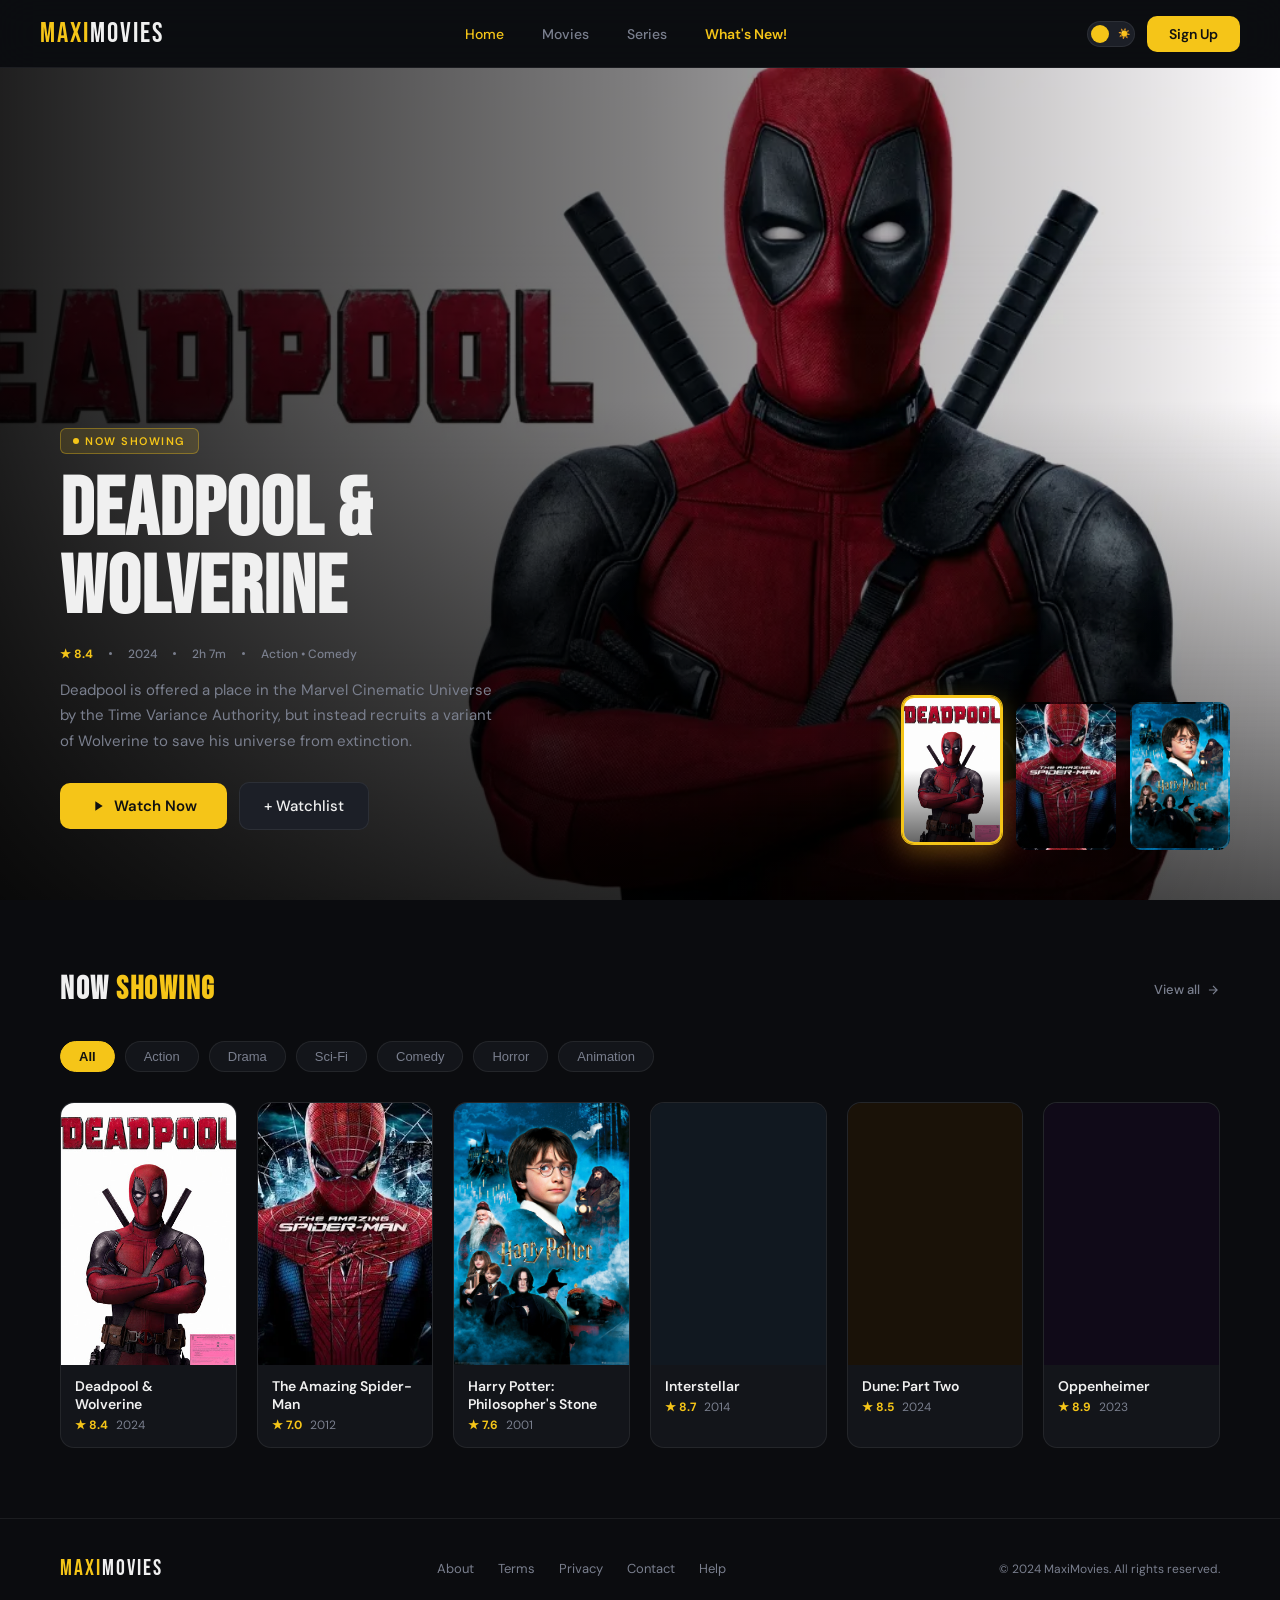
<file: index.html>
<!DOCTYPE html>
<html lang="en" data-theme="dark">
<head>
  <meta charset="UTF-8" />
  <meta name="viewport" content="width=device-width, initial-scale=1.0" />
  <title>MaxiMovies</title>
  <link href="https://fonts.googleapis.com/css2?family=Bebas+Neue&family=DM+Sans:wght@300;400;500;600&display=swap" rel="stylesheet" />
  <link rel="stylesheet" href="style.css">
</head>
<body>

<!-- ─── NAV ─── -->
<nav>
  <div class="logo"><span>Maxi</span>Movies</div>
  <ul class="nav-links">
    <a href="#" class="active">Home</a>
    <a href="#">Movies</a>
    <a href="#">Series</a>
    <a href="#" class="highlight">What's New!</a>
  </ul>
  <div class="nav-right">
    <button class="theme-toggle" id="themeToggle" aria-label="Toggle theme">
      <span class="theme-icon moon">🌙</span>
      <span class="theme-icon sun">☀️</span>
    </button>
    <button class="btn-signup">Sign Up</button>
  </div>
</nav>

<!-- ─── HERO ─── -->
<section class="hero-section">
  <div class="spotlight" id="spotlight">

    <!-- Backgrounds (one per movie) -->
    <div class="spotlight-bg active" id="bg-0" style="background-image: url('img/deadpoolPanel.png'); background-position: 100% 10%;"></div>
    <div class="spotlight-bg hidden" id="bg-1" style="background-image: url('img/tas.png');"></div>
    <div class="spotlight-bg hidden" id="bg-2" style="background-image: url('img/hpPanel.jpg');"></div>

    <div class="spotlight-overlay"></div>

    <div class="spotlight-content">
      <div class="spotlight-badge">
        <span class="badge-dot"></span>
        Now Showing
      </div>
      <h1 class="spotlight-title" id="spotlightTitle">Deadpool &amp; Wolverine</h1>
      <div class="spotlight-meta">
        <span class="meta-tag rating">★ 8.4</span>
        <span class="meta-sep"></span>
        <span class="meta-tag">2024</span>
        <span class="meta-sep"></span>
        <span class="meta-tag">2h 7m</span>
        <span class="meta-sep"></span>
        <span class="meta-tag">Action • Comedy</span>
      </div>
      <p class="spotlight-desc" id="spotlightDesc">
        Deadpool is offered a place in the Marvel Cinematic Universe by the Time Variance Authority, but instead recruits a variant of Wolverine to save his universe from extinction.
      </p>
      <div class="spotlight-actions">
        <button class="btn-watch">
          <svg viewBox="0 0 24 24" fill="currentColor"><path d="M8 5v14l11-7z"/></svg>
          Watch Now
        </button>
        <button class="btn-info">+ Watchlist</button>
      </div>
    </div>

    <!-- Movie strip -->
    <div class="movie-strip">
      <div class="movie-card active" id="card-0"
           style="background-image: url('img/deadpool.png');"
           data-index="0"></div>
      <div class="movie-card" id="card-1"
           style="background-image: url('img/tasPanel.png');"
           data-index="1"></div>
      <div class="movie-card" id="card-2"
           style="background-image: url('img/hp.png');"
           data-index="2"></div>
    </div>

  </div>
</section>

<!-- ─── NOW SHOWING ─── -->
<div class="section">
  <div class="section-header">
    <h2 class="section-title">Now <span>Showing</span></h2>
    <a href="#" class="section-link">
      View all
      <svg viewBox="0 0 24 24" fill="none" stroke="currentColor" stroke-width="2"><path d="M5 12h14M12 5l7 7-7 7"/></svg>
    </a>
  </div>

  <div class="genre-strip">
    <button class="genre-pill active">All</button>
    <button class="genre-pill">Action</button>
    <button class="genre-pill">Drama</button>
    <button class="genre-pill">Sci-Fi</button>
    <button class="genre-pill">Comedy</button>
    <button class="genre-pill">Horror</button>
    <button class="genre-pill">Animation</button>
  </div>

  <div class="movies-grid">
    <!-- Cards using placeholder colors since images are local -->
    <div class="grid-card">
      <div class="grid-card-poster" style="background-image: url('img/deadpool.png'); background-color: #1a0a0a;">
        <div class="play-overlay"><div class="play-icon"><svg viewBox="0 0 24 24"><path d="M8 5v14l11-7z"/></svg></div></div>
      </div>
      <div class="grid-card-info">
        <div class="grid-card-title">Deadpool &amp; Wolverine</div>
        <div class="grid-card-meta"><span class="grid-card-rating">★ 8.4</span><span>2024</span></div>
      </div>
    </div>
    <div class="grid-card">
      <div class="grid-card-poster" style="background-image: url('img/tasPanel.png'); background-color: #0a1020;">
        <div class="play-overlay"><div class="play-icon"><svg viewBox="0 0 24 24"><path d="M8 5v14l11-7z"/></svg></div></div>
      </div>
      <div class="grid-card-info">
        <div class="grid-card-title">The Amazing Spider-Man</div>
        <div class="grid-card-meta"><span class="grid-card-rating">★ 7.0</span><span>2012</span></div>
      </div>
    </div>
    <div class="grid-card">
      <div class="grid-card-poster" style="background-image: url('img/hp.png'); background-color: #0d0d1a;">
        <div class="play-overlay"><div class="play-icon"><svg viewBox="0 0 24 24"><path d="M8 5v14l11-7z"/></svg></div></div>
      </div>
      <div class="grid-card-info">
        <div class="grid-card-title">Harry Potter: Philosopher's Stone</div>
        <div class="grid-card-meta"><span class="grid-card-rating">★ 7.6</span><span>2001</span></div>
      </div>
    </div>
    <div class="grid-card">
      <div class="grid-card-poster" style="background-color: #111820;">
        <div class="play-overlay"><div class="play-icon"><svg viewBox="0 0 24 24"><path d="M8 5v14l11-7z"/></svg></div></div>
      </div>
      <div class="grid-card-info">
        <div class="grid-card-title">Interstellar</div>
        <div class="grid-card-meta"><span class="grid-card-rating">★ 8.7</span><span>2014</span></div>
      </div>
    </div>
    <div class="grid-card">
      <div class="grid-card-poster" style="background-color: #1a1208;">
        <div class="play-overlay"><div class="play-icon"><svg viewBox="0 0 24 24"><path d="M8 5v14l11-7z"/></svg></div></div>
      </div>
      <div class="grid-card-info">
        <div class="grid-card-title">Dune: Part Two</div>
        <div class="grid-card-meta"><span class="grid-card-rating">★ 8.5</span><span>2024</span></div>
      </div>
    </div>
    <div class="grid-card">
      <div class="grid-card-poster" style="background-color: #100a18;">
        <div class="play-overlay"><div class="play-icon"><svg viewBox="0 0 24 24"><path d="M8 5v14l11-7z"/></svg></div></div>
      </div>
      <div class="grid-card-info">
        <div class="grid-card-title">Oppenheimer</div>
        <div class="grid-card-meta"><span class="grid-card-rating">★ 8.9</span><span>2023</span></div>
      </div>
    </div>
  </div>
</div>

<!-- ─── FOOTER ─── -->
<footer>
  <div class="footer-logo"><span>Maxi</span>Movies</div>
  <div class="footer-links">
    <a href="#">About</a>
    <a href="#">Terms</a>
    <a href="#">Privacy</a>
    <a href="#">Contact</a>
    <a href="#">Help</a>
  </div>
  <div class="footer-copy">© 2024 MaxiMovies. All rights reserved.</div>
</footer>

<script src="script.js">
</script>
</body>
</html>
</file>
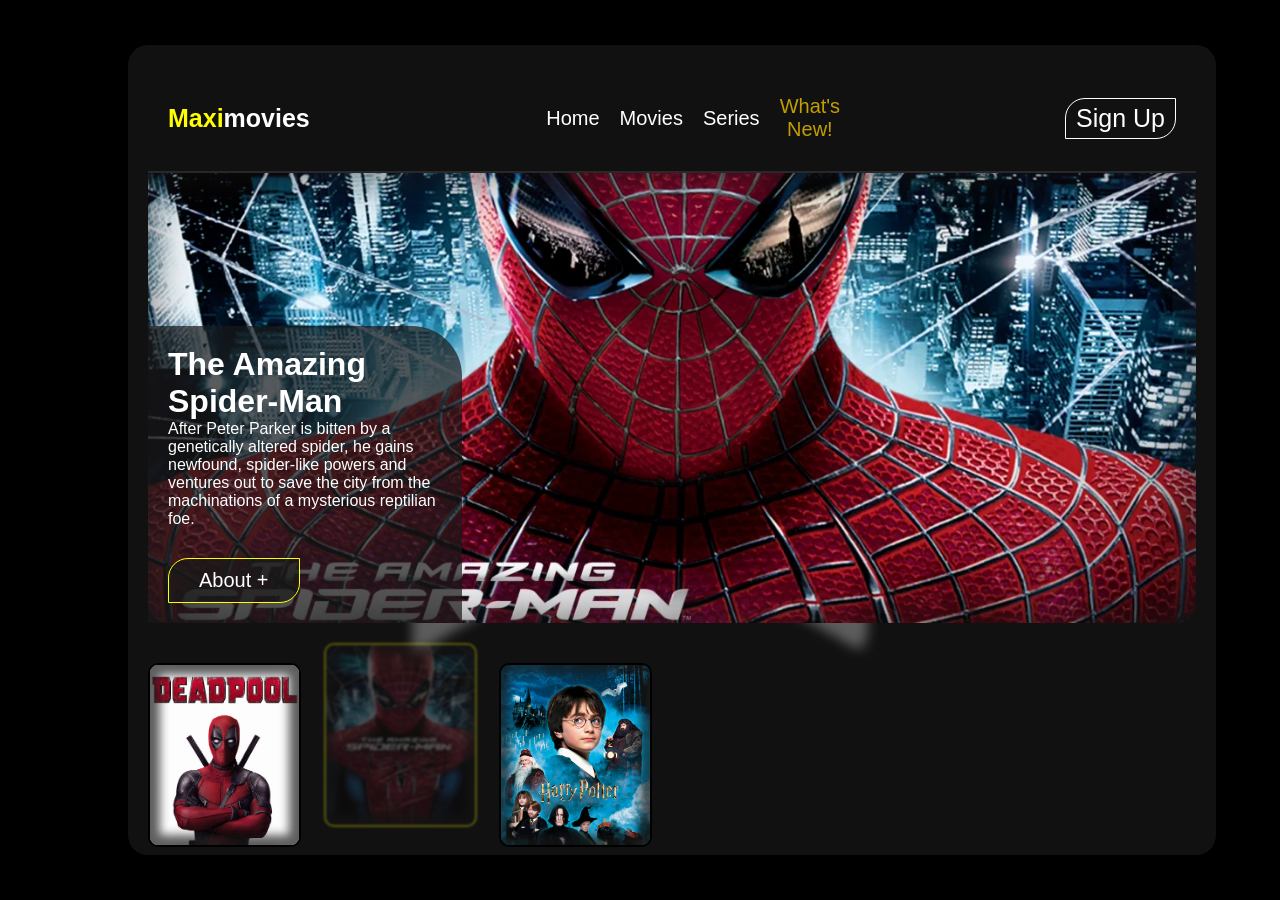
<file: !MOVIE_07-10-2024/index.html>
<!DOCTYPE html>
<html lang="en">
  <head>
    <meta charset="UTF-8" />
    <meta name="viewport" content="width=device-width, initial-scale=1.0" />
    <title>Movies</title>

    <link rel="stylesheet" href="style.css" />
    <script src="script.js"></script>
  </head>
  <body>
    <div id="home" class="hero">
      <header>
        <h2><span style="color: yellow">Maxi</span>movies</h2>
        <ul>
          <a href="#home"><li>Home</li></a>
          <a href="#"><li>Movies</li></a>
          <a href="#"><li>Series</li></a>
          <a href="#"><li style="color: rgb(194, 158, 0);">What's New!</li></a>
        </ul>
        <button>Sign Up</button>
      </header>
      <div class="main">
        <div id="spotlight" class="spotlight">
          <div class="spotlightElements">
            <h1 id="spotlightTitle" class="element spotlightTitle">The Amazing Spider-Man</h1>
            <p id="spotlightDescription" class="element spotlightDescription">After Peter Parker is bitten by a genetically altered spider, he gains newfound, spider-like powers and ventures out to save the city from the machinations of a mysterious reptilian foe.</p>
            <button class="element">About +</button>
          </div>
        </div>
        <div class="movies">
          <div id="movie1" class="movie movie1"></div>
          <div id="movie2" class="movie movie2 selected"></div>
          <div id="movie3" class="movie movie3"></div>
        </div>
      </div>
    </div>
  </body>
</html>
</file>
<file: style.css>
*, *::before, *::after {
      margin: 0; padding: 0; box-sizing: border-box;
      text-decoration: none; list-style: none;
    }

    :root[data-theme="dark"] {
      --bg:           #0b0c0f;
      --surface:      #13151a;
      --surface2:     #1c1f27;
      --border:       rgba(255,255,255,0.07);
      --text:         #f0f0f0;
      --text-muted:   #7a7f8e;
      --accent:       #f5c518;
      --accent-dim:   rgba(245,197,24,0.12);
      --accent-glow:  rgba(245,197,24,0.35);
      --glass:        rgba(13,14,18,0.75);
      --card-hover:   rgba(255,255,255,0.03);
      --shadow:       0 8px 40px rgba(0,0,0,0.6);
      --nav-blur:     blur(20px);
    }

    :root[data-theme="light"] {
      --bg:           #f0ece4;
      --surface:      #ffffff;
      --surface2:     #f5f1eb;
      --border:       rgba(0,0,0,0.08);
      --text:         #111114;
      --text-muted:   #6b6f7a;
      --accent:       #c8960a;
      --accent-dim:   rgba(200,150,10,0.1);
      --accent-glow:  rgba(200,150,10,0.25);
      --glass:        rgba(255,255,255,0.8);
      --card-hover:   rgba(0,0,0,0.03);
      --shadow:       0 8px 40px rgba(0,0,0,0.12);
      --nav-blur:     blur(20px);
    }

    html { scroll-behavior: smooth; }

    body {
      font-family: 'DM Sans', sans-serif;
      background: var(--bg);
      color: var(--text);
      min-height: 100vh;
      transition: background 0.4s, color 0.4s;
      overflow-x: hidden;
    }

    /* ─── NAV ─── */
    nav {
      position: fixed; top: 0; left: 0; right: 0; z-index: 100;
      height: 68px;
      display: flex; align-items: center; justify-content: space-between;
      padding: 0 40px;
      background: var(--glass);
      backdrop-filter: var(--nav-blur);
      border-bottom: 1px solid var(--border);
      transition: background 0.4s, border-color 0.4s;
    }

    .logo {
      font-family: 'Bebas Neue', sans-serif;
      font-size: 28px;
      letter-spacing: 2px;
      color: var(--text);
    }
    .logo span { color: var(--accent); }

    .nav-links {
      display: flex; gap: 6px; align-items: center;
    }
    .nav-links a {
      font-size: 14px;
      font-weight: 500;
      color: var(--text-muted);
      padding: 8px 16px;
      border-radius: 8px;
      transition: color 0.2s, background 0.2s;
    }
    .nav-links a:hover { color: var(--text); background: var(--surface2); }
    .nav-links a.active { color: var(--accent); }
    .nav-links a.highlight { color: var(--accent); font-weight: 600; }

    .nav-right { display: flex; align-items: center; gap: 12px; }

    /* Theme toggle */
    .theme-toggle {
      width: 48px; height: 26px;
      background: var(--surface2);
      border: 1px solid var(--border);
      border-radius: 13px;
      cursor: pointer;
      position: relative;
      transition: background 0.3s;
      flex-shrink: 0;
    }
    .theme-toggle::after {
      content: '';
      position: absolute;
      top: 3px; left: 3px;
      width: 18px; height: 18px;
      border-radius: 50%;
      background: var(--accent);
      transition: transform 0.3s, background 0.3s;
    }
    [data-theme="light"] .theme-toggle::after { transform: translateX(22px); }

    .theme-icon {
      position: absolute; top: 50%; transform: translateY(-50%);
      font-size: 10px; line-height: 1;
      pointer-events: none;
    }
    .theme-icon.moon { left: 5px; }
    .theme-icon.sun  { right: 4px; }

    .btn-signup {
      font-family: 'DM Sans', sans-serif;
      font-size: 14px; font-weight: 600;
      padding: 9px 22px;
      border-radius: 10px;
      background: var(--accent);
      color: #111;
      border: none;
      cursor: pointer;
      transition: opacity 0.2s, transform 0.2s, box-shadow 0.3s;
      box-shadow: 0 0 0 0 var(--accent-glow);
    }
    .btn-signup:hover {
      opacity: 0.9; transform: translateY(-1px);
      box-shadow: 0 4px 20px var(--accent-glow);
    }

    /* ─── HERO / SPOTLIGHT ─── */
    .hero-section {
      padding-top: 68px;
      position: relative;
    }

    .spotlight {
      position: relative;
      height: calc(100vh - 68px);
      min-height: 500px;
      overflow: hidden;
      display: flex; align-items: flex-end;
    }

    .spotlight-bg {
      position: absolute; inset: 0;
      background-size: cover;
      background-position: center;
      transition: opacity 0.6s ease, transform 0.6s ease;
      transform: scale(1.03);
    }
    .spotlight-bg.active { opacity: 1; transform: scale(1); }
    .spotlight-bg.hidden { opacity: 0; transform: scale(1.03); }

    .spotlight-overlay {
      position: absolute; inset: 0;
      background: linear-gradient(
        to right,
        rgba(0,0,0,0.88) 0%,
        rgba(0,0,0,0.5) 50%,
        transparent 100%
      ), linear-gradient(
        to top,
        rgba(0,0,0,0.7) 0%,
        transparent 60%
      );
    }

    [data-theme="light"] .spotlight-overlay {
      background: linear-gradient(
        to right,
        rgba(240,236,228,0.9) 0%,
        rgba(240,236,228,0.55) 50%,
        transparent 100%
      ), linear-gradient(
        to top,
        rgba(240,236,228,0.8) 0%,
        transparent 60%
      );
    }

    .spotlight-content {
      position: relative; z-index: 2;
      padding: 0 60px 70px;
      max-width: 560px;
    }

    .spotlight-badge {
      display: inline-flex; align-items: center; gap: 6px;
      background: var(--accent-dim);
      border: 1px solid var(--accent-glow);
      border-radius: 6px;
      padding: 5px 12px;
      font-size: 11px; font-weight: 600;
      color: var(--accent);
      text-transform: uppercase; letter-spacing: 1.5px;
      margin-bottom: 18px;
    }
    .badge-dot {
      width: 6px; height: 6px;
      border-radius: 50%; background: var(--accent);
      animation: pulse 2s infinite;
    }
    @keyframes pulse {
      0%, 100% { opacity: 1; transform: scale(1); }
      50% { opacity: 0.5; transform: scale(0.8); }
    }

    .spotlight-title {
      font-family: 'Bebas Neue', sans-serif;
      font-size: clamp(48px, 7vw, 82px);
      line-height: 0.95;
      color: var(--text);
      margin-bottom: 18px;
      letter-spacing: 1px;
    }

    .spotlight-meta {
      display: flex; gap: 16px; align-items: center;
      margin-bottom: 16px;
      flex-wrap: wrap;
    }
    .meta-tag {
      font-size: 12px; font-weight: 500;
      color: var(--text-muted);
      display: flex; align-items: center; gap: 5px;
    }
    .meta-tag.rating {
      color: var(--accent);
      font-weight: 700;
    }
    .meta-sep {
      width: 3px; height: 3px; border-radius: 50%;
      background: var(--text-muted);
    }

    .spotlight-desc {
      font-size: 15px;
      line-height: 1.7;
      color: var(--text-muted);
      margin-bottom: 28px;
      max-width: 440px;
    }

    .spotlight-actions { display: flex; gap: 12px; align-items: center; }

    .btn-watch {
      font-family: 'DM Sans', sans-serif;
      font-size: 15px; font-weight: 600;
      padding: 13px 30px;
      border-radius: 10px;
      background: var(--accent);
      color: #111; border: none;
      cursor: pointer;
      display: flex; align-items: center; gap: 8px;
      transition: transform 0.2s, box-shadow 0.3s;
    }
    .btn-watch:hover {
      transform: translateY(-2px);
      box-shadow: 0 6px 28px var(--accent-glow);
    }
    .btn-watch svg { width: 16px; height: 16px; }

    .btn-info {
      font-family: 'DM Sans', sans-serif;
      font-size: 15px; font-weight: 500;
      padding: 13px 24px;
      border-radius: 10px;
      background: var(--surface2);
      color: var(--text);
      border: 1px solid var(--border);
      cursor: pointer;
      transition: background 0.2s, transform 0.2s;
    }
    .btn-info:hover { background: var(--surface); transform: translateY(-2px); }

    /* ─── MOVIE SELECTOR STRIP ─── */
    .movie-strip {
      position: absolute;
      right: 50px; bottom: 50px;
      z-index: 3;
      display: flex; gap: 14px;
    }

    .movie-card {
      width: 100px; height: 148px;
      border-radius: 12px;
      overflow: hidden;
      cursor: pointer;
      position: relative;
      border: 2px solid transparent;
      transition: transform 0.3s, border-color 0.3s, box-shadow 0.3s;
      flex-shrink: 0;
      background-size: cover;
      background-position: top center;
    }
    .movie-card::after {
      content: '';
      position: absolute; inset: 0;
      background: linear-gradient(to top, rgba(0,0,0,0.6), transparent 50%);
      transition: opacity 0.3s;
    }
    .movie-card:hover { transform: translateY(-6px) scale(1.03); }
    .movie-card:hover::after { opacity: 0.4; }
    .movie-card.active {
      border-color: var(--accent);
      box-shadow: 0 0 0 1px var(--accent), 0 8px 28px var(--accent-glow);
      transform: translateY(-6px);
    }
    .movie-card .card-overlay {
      position: absolute; inset: 0; z-index: 1;
      background: rgba(0,0,0,0);
      transition: background 0.3s;
    }
    .movie-card.active .card-overlay { background: rgba(0,0,0,0.3); }

    /* ─── SECTION: NOW SHOWING ─── */
    .section {
      padding: 70px 60px;
      max-width: 1400px;
      margin: 0 auto;
    }

    .section-header {
      display: flex; align-items: center; justify-content: space-between;
      margin-bottom: 32px;
    }
    .section-title {
      font-family: 'Bebas Neue', sans-serif;
      font-size: 32px; letter-spacing: 1.5px;
      color: var(--text);
    }
    .section-title span { color: var(--accent); }

    .section-link {
      font-size: 13px; font-weight: 500;
      color: var(--text-muted);
      display: flex; align-items: center; gap: 6px;
      transition: color 0.2s;
    }
    .section-link:hover { color: var(--accent); }
    .section-link svg { width: 14px; height: 14px; }

    /* ─── GRID ─── */
    .movies-grid {
      display: grid;
      grid-template-columns: repeat(auto-fill, minmax(165px, 1fr));
      gap: 20px;
    }

    .grid-card {
      border-radius: 14px; overflow: hidden;
      background: var(--surface);
      border: 1px solid var(--border);
      transition: transform 0.3s, box-shadow 0.3s;
      cursor: pointer;
    }
    .grid-card:hover {
      transform: translateY(-5px);
      box-shadow: var(--shadow);
    }
    .grid-card-poster {
      width: 100%; aspect-ratio: 2/3;
      background: var(--surface2);
      background-size: cover; background-position: top;
      position: relative;
    }
    .grid-card-poster .play-overlay {
      position: absolute; inset: 0;
      display: flex; align-items: center; justify-content: center;
      background: rgba(0,0,0,0);
      transition: background 0.3s;
    }
    .grid-card:hover .play-overlay { background: rgba(0,0,0,0.4); }
    .play-icon {
      width: 44px; height: 44px;
      border-radius: 50%;
      background: var(--accent);
      display: flex; align-items: center; justify-content: center;
      opacity: 0; transform: scale(0.7);
      transition: opacity 0.3s, transform 0.3s;
    }
    .grid-card:hover .play-icon { opacity: 1; transform: scale(1); }
    .play-icon svg { width: 18px; height: 18px; fill: #111; margin-left: 3px; }

    .grid-card-info { padding: 12px 14px 14px; }
    .grid-card-title { font-size: 14px; font-weight: 600; color: var(--text); margin-bottom: 4px; }
    .grid-card-meta { font-size: 12px; color: var(--text-muted); display: flex; gap: 8px; }
    .grid-card-rating { color: var(--accent); font-weight: 700; }

    /* ─── GENRE PILLS ─── */
    .genre-strip {
      display: flex; gap: 10px; margin-bottom: 30px; flex-wrap: wrap;
    }
    .genre-pill {
      padding: 7px 18px;
      border-radius: 20px;
      font-size: 13px; font-weight: 500;
      background: var(--surface);
      color: var(--text-muted);
      border: 1px solid var(--border);
      cursor: pointer;
      transition: all 0.2s;
    }
    .genre-pill:hover { border-color: var(--accent); color: var(--accent); }
    .genre-pill.active { background: var(--accent); color: #111; border-color: var(--accent); font-weight: 600; }

    /* ─── FOOTER ─── */
    footer {
      border-top: 1px solid var(--border);
      padding: 36px 60px;
      display: flex; align-items: center; justify-content: space-between;
      flex-wrap: wrap; gap: 16px;
    }
    .footer-logo {
      font-family: 'Bebas Neue', sans-serif;
      font-size: 22px; letter-spacing: 2px;
    }
    .footer-logo span { color: var(--accent); }
    .footer-links { display: flex; gap: 24px; flex-wrap: wrap; }
    .footer-links a { font-size: 13px; color: var(--text-muted); transition: color 0.2s; }
    .footer-links a:hover { color: var(--accent); }
    .footer-copy { font-size: 12px; color: var(--text-muted); }

    /* ─── ANIMATIONS ─── */
    @keyframes fadeUp {
      from { opacity: 0; transform: translateY(24px); }
      to   { opacity: 1; transform: translateY(0); }
    }
    .spotlight-content > * {
      animation: fadeUp 0.7s both;
    }
    .spotlight-badge      { animation-delay: 0.05s; }
    .spotlight-title      { animation-delay: 0.15s; }
    .spotlight-meta       { animation-delay: 0.25s; }
    .spotlight-desc       { animation-delay: 0.32s; }
    .spotlight-actions    { animation-delay: 0.4s; }

    /* Scrollbar */
    ::-webkit-scrollbar { width: 6px; }
    ::-webkit-scrollbar-track { background: var(--bg); }
    ::-webkit-scrollbar-thumb { background: var(--surface2); border-radius: 3px; }
</file>
<file: !MOVIE_07-10-2024/style.css>
* {
  padding: 0;
  margin: 0;
  box-sizing: border-box;
  text-decoration: none;
  color: white;
  font-family: "Trebuchet MS", "Lucida Sans Unicode", "Lucida Grande",
    "Lucida Sans", Arial, sans-serif;
  list-style: none;
  transition: .5s;
}

:root {
  --logo: url("logo.jpg");
  --black: rgb(25, 25, 25, 0.7);
  --separatorsColor: rgb(40, 40, 40);
}

body {
  height: 100vh;
  background: var(--logo) no-repeat;
  background-position: center;
  background-size: cover;
}

@keyframes hero {
  from {
    opacity: 0;
    top: 0%;
  }
}

.hero {
  position: relative;
  height: 90vh;
  width: 85%;
  left: 10%;
  top: 5%;
  border-radius: 20px;
  backdrop-filter: blur(6px);
  background: var(--black);
  padding: 20px;

  animation: hero 1s;
}

header {
  display: flex;
  justify-content: space-between;
  align-items: center;
  padding: 20px;
  border-bottom: 2px solid var(--separatorsColor);
}
header ul {
  display: flex;
  justify-content: space-between;
  width: 30%;
  align-items: center;
}
header ul a li {
  font-size: 20px;
  text-shadow: 0px 0px 10px transparent;
  transition: 0.5s;
}
header ul a {
  padding: 10px;
  text-align: center;
}
header ul a:hover > li {
  text-shadow: 0px 0px 20px yellow;
  color: yellow;
}

header button {
  padding: 5px 10px;
  border-radius: 20px 0px/20px 0px;
  background: transparent;
  border: 1px solid white;
  transition: 0.5s;
  box-shadow: 0px 0px 10px 0px transparent;
  font-size: 25px;
}
header button:hover {
  color: yellow;
  cursor: pointer;
  border-radius: 0px 20px/10px 30px;
  box-shadow: 0px 0px 10px 0px yellow;
  border-color: yellow;
}

header h2,
header button {
  font-size: 25px;
}

.main{
  position: relative;
}

.spotlight{
  position: relative;
  height: 50vh;
  align-content: end;
  background: url('img/tas.png') no-repeat;
  background-position:center;
  background-size:100%;
  box-shadow: 0px 0px 50px 0px var(--black) inset;
  border-radius: 0px 0px 20px 20px;
}
.spotlightElements{
  position: relative;
  padding: 20px;
  background: var(--black);
  width: 30%;
  border-radius: 0px 50px 0px 0px;
}
.spotlightElements button{
  margin-top:30px;
  padding: 10px 30px;
  font-size: 20px;
  color: white;
  background-color: var(--black);
  border-radius: 20px 0px/20px 0px;
  border: 1px solid yellow;
  box-shadow: 0px 0px 10px 0px transparent;
  transition: .5s;
  cursor: pointer;
}
.spotlightElements button:hover{
  background: yellow;
  color: black;
  border-radius: 0px 20px/10px 30px;
  box-shadow: 0px 0px 10px 0px yellow;
}

.movies{
  position: relative;
  margin-top: 20px;
  display: flex;
  width: 100%;
  height:17vh;
  display: flex;
  gap: 2.5vh;
}
.movies .movie{
  position: relative;
  margin-top: 20px;
  margin-bottom: -20px;
  transition: .5s;
  padding: 10vh 5vh;
  box-shadow: 0px 0px 10px 10px var(--black) inset;
  align-content: end;
  cursor: pointer;
  border-radius: 10px;
  border: 2.5px solid black;
  width: 17vh;
}

.movies .selected{
  margin-top: 0px;
  margin-bottom: 0px;
  opacity: .3;
  filter: blur(1px);
  border: 2.5px solid rgba(255, 255, 0);
}

.movies .movie:hover{
  margin-top: 0px;
  margin-bottom: 0px;
}

.movies .movie1{
  background: url('img/deadpool.png') no-repeat;
  background-size: cover;
  background-position: top;
}

.movies .movie2{
  background: url('img/tasPanel.png') no-repeat;
  background-size: cover;
  background-position: top;
}

.movies .movie3{
  background: url('img/hp.png') no-repeat;
  background-size: cover;
  background-position: top;
}
</file>
